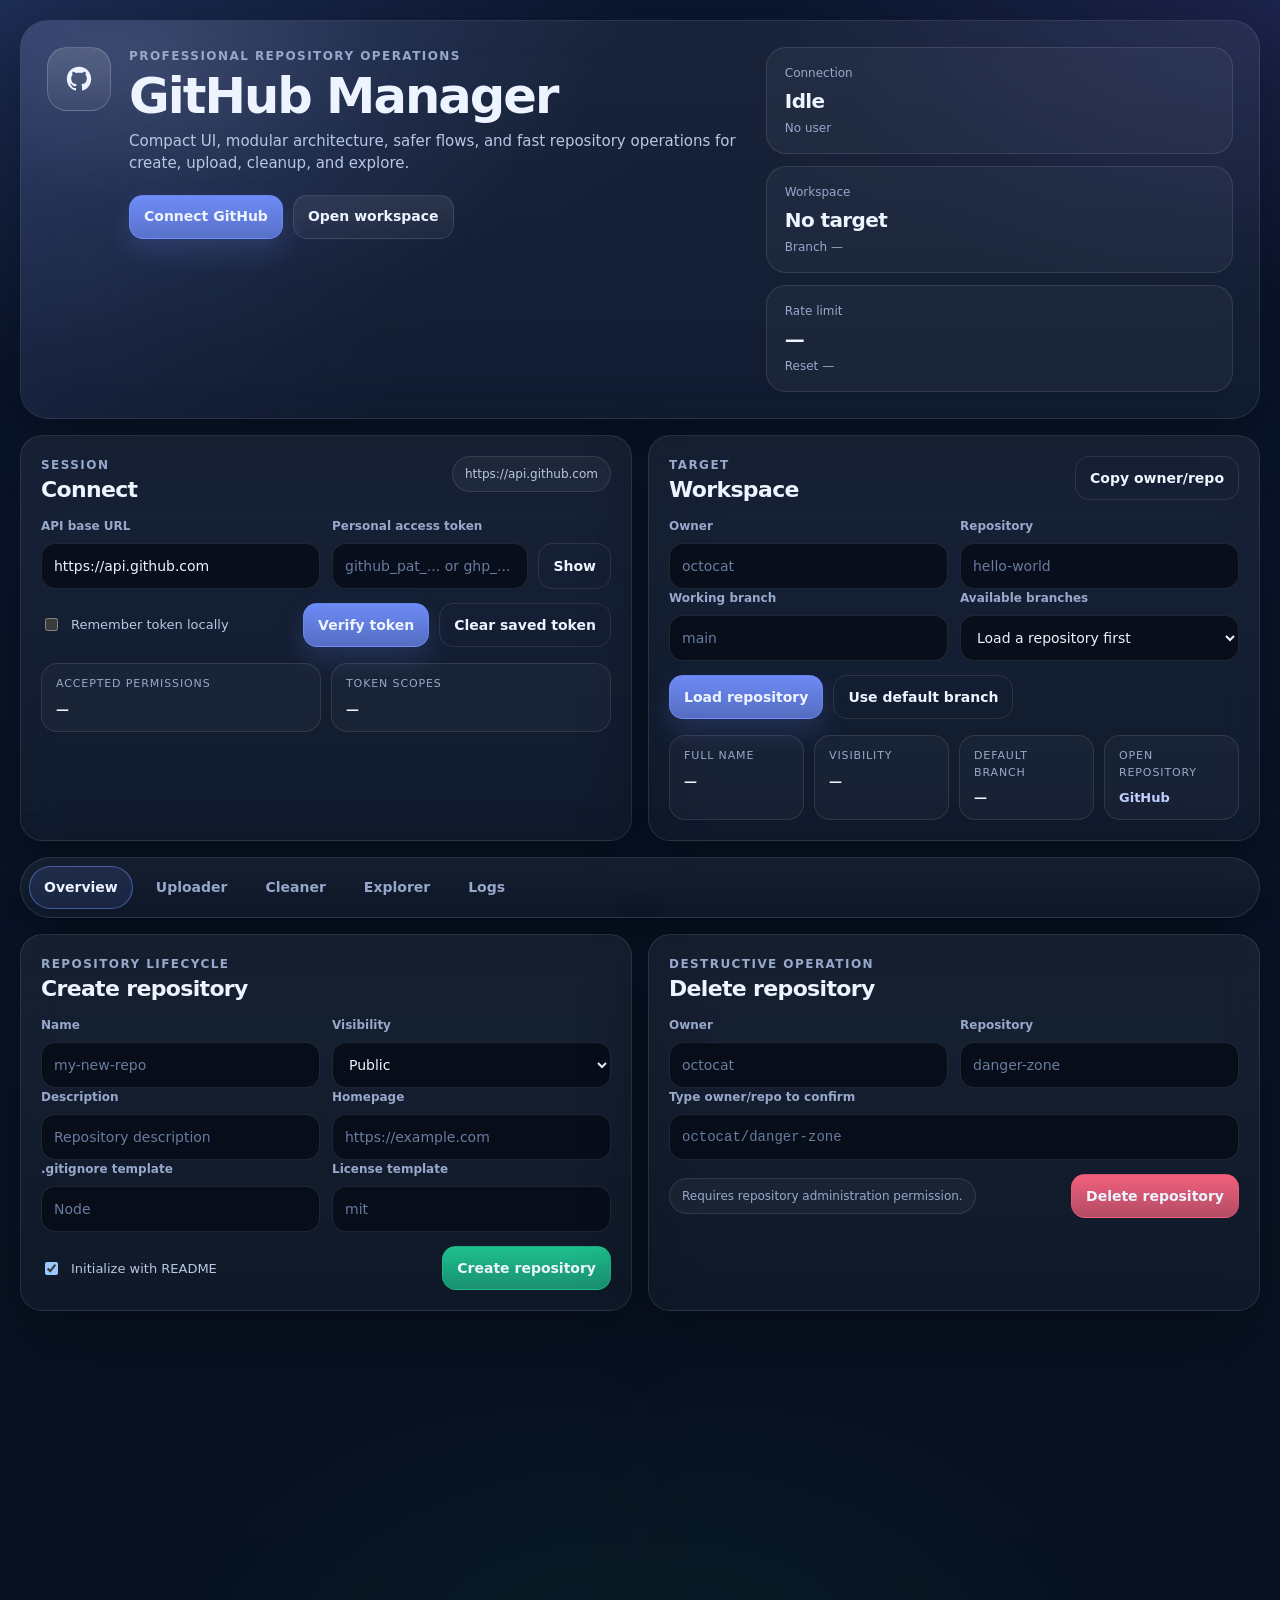
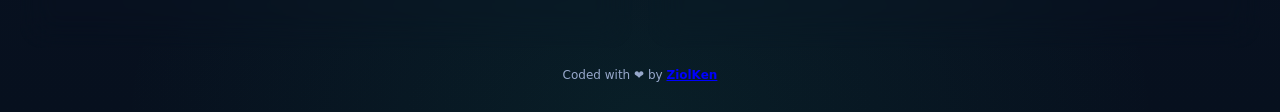
<file: index.html>
<!doctype html>
<html lang="en">
<head>
  <meta charset="utf-8" />
  <meta name="viewport" content="width=device-width,initial-scale=1" />
  <title>GitHub Manager</title>
  <meta name="description" content="A modern GitHub manager for repository creation, uploads, cleanup, and tree exploration." />
  <link rel="stylesheet" href="./assets/styles/main.css" />
</head>
<body>
  <div class="app-shell">
    <header class="hero surface">
      <div class="hero-copy">
        <div class="brand-mark" aria-hidden="true">
          <svg viewBox="0 0 24 24" fill="currentColor">
            <path d="M12 2.25c-5.385 0-9.75 4.365-9.75 9.75 0 4.31 2.794 7.968 6.67 9.258.488.09.668-.212.668-.472 0-.233-.009-.85-.013-1.668-2.713.589-3.285-1.309-3.285-1.309-.443-1.125-1.082-1.424-1.082-1.424-.884-.604.067-.592.067-.592.978.069 1.493 1.004 1.493 1.004.869 1.488 2.28 1.058 2.836.809.088-.63.34-1.058.618-1.301-2.166-.246-4.444-1.083-4.444-4.82 0-1.064.38-1.934 1.004-2.616-.101-.246-.435-1.238.096-2.58 0 0 .819-.262 2.685 1 .779-.217 1.616-.326 2.448-.33.832.004 1.67.113 2.45.33 1.865-1.262 2.683-1 2.683-1 .532 1.342.198 2.334.097 2.58.625.682 1.003 1.552 1.003 2.616 0 3.747-2.282 4.571-4.456 4.812.35.302.66.9.66 1.813 0 1.309-.012 2.365-.012 2.687 0 .262.176.566.674.47A9.753 9.753 0 0 0 21.75 12c0-5.385-4.365-9.75-9.75-9.75Z"/>
          </svg>
        </div>
        <div class="hero-text">
          <div class="eyebrow">Professional repository operations</div>
          <h1>GitHub Manager</h1>
          <p>Compact UI, modular architecture, safer flows, and fast repository operations for create, upload, cleanup, and explore.</p>
          <div class="hero-actions">
            <button class="button primary" type="button" data-action="focus-connect">Connect GitHub</button>
            <button class="button secondary" type="button" data-action="focus-workspace">Open workspace</button>
          </div>
        </div>
      </div>
      <div class="hero-stats">
        <article class="stat-card">
          <span class="stat-label">Connection</span>
          <strong class="stat-value" id="heroConnection">Idle</strong>
          <span class="stat-meta" id="heroUser">No user</span>
        </article>
        <article class="stat-card">
          <span class="stat-label">Workspace</span>
          <strong class="stat-value" id="heroWorkspace">No target</strong>
          <span class="stat-meta" id="heroBranch">Branch —</span>
        </article>
        <article class="stat-card">
          <span class="stat-label">Rate limit</span>
          <strong class="stat-value" id="heroRateRemaining">—</strong>
          <span class="stat-meta" id="heroRateReset">Reset —</span>
        </article>
      </div>
    </header>

    <section class="control-grid">
      <article class="surface card" id="connect-panel">
        <div class="card-head">
          <div>
            <div class="section-kicker">Session</div>
            <h2>Connect</h2>
          </div>
          <div class="inline-badge" id="apiBaseBadge">https://api.github.com</div>
        </div>
        <div class="form-grid two">
          <label class="field">
            <span>API base URL</span>
            <input id="apiBase" class="input" type="url" value="https://api.github.com" autocomplete="off" />
          </label>
          <label class="field">
            <span>Personal access token</span>
            <div class="input-group">
              <input id="token" class="input" type="password" placeholder="github_pat_... or ghp_..." autocomplete="off" />
              <button id="toggleToken" class="button tertiary" type="button">Show</button>
            </div>
          </label>
        </div>
        <div class="toolbar">
          <label class="toggle">
            <input id="rememberToken" type="checkbox" />
            <span>Remember token locally</span>
          </label>
          <div class="toolbar-actions">
            <button id="connectButton" class="button primary" type="button">Verify token</button>
            <button id="clearTokenButton" class="button tertiary" type="button">Clear saved token</button>
          </div>
        </div>
        <div class="info-stack">
          <div class="identity-card is-hidden" id="identityCard">
            <img id="identityAvatar" alt="" />
            <div>
              <strong id="identityLogin">—</strong>
              <div class="subtle" id="identityName">—</div>
              <a id="identityLink" class="text-link" href="#" target="_blank" rel="noreferrer">Open profile</a>
            </div>
          </div>
          <div class="meta-grid compact">
            <div class="meta-panel">
              <span>Accepted permissions</span>
              <strong id="acceptedPermissions">—</strong>
            </div>
            <div class="meta-panel">
              <span>Token scopes</span>
              <strong id="oauthScopes">—</strong>
            </div>
          </div>
        </div>
      </article>

      <article class="surface card" id="workspace-panel">
        <div class="card-head">
          <div>
            <div class="section-kicker">Target</div>
            <h2>Workspace</h2>
          </div>
          <button id="copyWorkspaceButton" class="button tertiary" type="button">Copy owner/repo</button>
        </div>
        <div class="form-grid two">
          <label class="field">
            <span>Owner</span>
            <input id="workspaceOwner" class="input" placeholder="octocat" autocomplete="off" />
          </label>
          <label class="field">
            <span>Repository</span>
            <input id="workspaceRepo" class="input" placeholder="hello-world" autocomplete="off" />
          </label>
        </div>
        <div class="form-grid two">
          <label class="field">
            <span>Working branch</span>
            <input id="workspaceBranch" class="input" placeholder="main" autocomplete="off" />
          </label>
          <label class="field">
            <span>Available branches</span>
            <select id="branchPicker" class="input">
              <option value="">Load a repository first</option>
            </select>
          </label>
        </div>
        <div class="toolbar">
          <div class="toolbar-actions">
            <button id="loadWorkspaceButton" class="button primary" type="button">Load repository</button>
            <button id="syncDefaultBranchButton" class="button tertiary" type="button">Use default branch</button>
          </div>
        </div>
        <div class="meta-grid" id="workspaceMeta">
          <div class="meta-panel">
            <span>Full name</span>
            <strong id="repoFullName">—</strong>
          </div>
          <div class="meta-panel">
            <span>Visibility</span>
            <strong id="repoVisibility">—</strong>
          </div>
          <div class="meta-panel">
            <span>Default branch</span>
            <strong id="repoDefaultBranch">—</strong>
          </div>
          <div class="meta-panel">
            <span>Open repository</span>
            <strong><a id="repoLink" class="text-link" href="#" target="_blank" rel="noreferrer">GitHub</a></strong>
          </div>
        </div>
      </article>
    </section>

    <nav class="workspace-tabs surface">
      <button class="tab is-active" type="button" data-tab="overview">Overview</button>
      <button class="tab" type="button" data-tab="uploader">Uploader</button>
      <button class="tab" type="button" data-tab="cleaner">Cleaner</button>
      <button class="tab" type="button" data-tab="explorer">Explorer</button>
      <button class="tab" type="button" data-tab="logs">Logs</button>
    </nav>

    <section class="tab-panel" data-panel="overview">
      <div class="content-grid two-equal">
        <article class="surface card">
          <div class="card-head">
            <div>
              <div class="section-kicker">Repository lifecycle</div>
              <h2>Create repository</h2>
            </div>
          </div>
          <div class="form-grid two">
            <label class="field">
              <span>Name</span>
              <input id="createRepoName" class="input" placeholder="my-new-repo" autocomplete="off" />
            </label>
            <label class="field">
              <span>Visibility</span>
              <select id="createRepoVisibility" class="input">
                <option value="public">Public</option>
                <option value="private">Private</option>
              </select>
            </label>
          </div>
          <div class="form-grid two">
            <label class="field">
              <span>Description</span>
              <input id="createRepoDescription" class="input" placeholder="Repository description" autocomplete="off" />
            </label>
            <label class="field">
              <span>Homepage</span>
              <input id="createRepoHomepage" class="input" type="url" placeholder="https://example.com" autocomplete="off" />
            </label>
          </div>
          <div class="form-grid two">
            <label class="field">
              <span>.gitignore template</span>
              <input id="createRepoGitignore" class="input" placeholder="Node" autocomplete="off" />
            </label>
            <label class="field">
              <span>License template</span>
              <input id="createRepoLicense" class="input" placeholder="mit" autocomplete="off" />
            </label>
          </div>
          <div class="toolbar">
            <label class="toggle">
              <input id="createRepoAutoInit" type="checkbox" checked />
              <span>Initialize with README</span>
            </label>
            <div class="toolbar-actions">
              <button id="createRepoButton" class="button success" type="button">Create repository</button>
            </div>
          </div>
          <div class="result-card is-hidden" id="createRepoResult"></div>
        </article>

        <article class="surface card">
          <div class="card-head">
            <div>
              <div class="section-kicker">Destructive operation</div>
              <h2>Delete repository</h2>
            </div>
          </div>
          <div class="form-grid two">
            <label class="field">
              <span>Owner</span>
              <input id="deleteRepoOwner" class="input" placeholder="octocat" autocomplete="off" />
            </label>
            <label class="field">
              <span>Repository</span>
              <input id="deleteRepoName" class="input" placeholder="danger-zone" autocomplete="off" />
            </label>
          </div>
          <label class="field">
            <span>Type owner/repo to confirm</span>
            <input id="deleteRepoConfirmation" class="input mono" placeholder="octocat/danger-zone" autocomplete="off" />
          </label>
          <div class="toolbar">
            <div class="meta-inline subtle">Requires repository administration permission.</div>
            <div class="toolbar-actions">
              <button id="deleteRepoButton" class="button danger" type="button">Delete repository</button>
            </div>
          </div>
          <div class="result-card is-hidden" id="deleteRepoResult"></div>
        </article>
      </div>

      <div class="content-grid two-equal">
        <article class="surface card">
          <div class="card-head">
            <div>
              <div class="section-kicker">Operational insight</div>
              <h2>Capability guide</h2>
            </div>
          </div>
          <div class="feature-list">
            <div class="feature-item">
              <strong>Read repository metadata</strong>
              <span>Metadata: read</span>
            </div>
            <div class="feature-item">
              <strong>Upload, update, and delete files</strong>
              <span>Contents: write</span>
            </div>
            <div class="feature-item">
              <strong>Create and delete repositories</strong>
              <span>Administration: write</span>
            </div>
            <div class="feature-item">
              <strong>Branch inspection</strong>
              <span>Contents: read</span>
            </div>
          </div>
        </article>

        <article class="surface card">
          <div class="card-head">
            <div>
              <div class="section-kicker">Current state</div>
              <h2>Session overview</h2>
            </div>
          </div>
          <div class="meta-grid">
            <div class="meta-panel">
              <span>Connected user</span>
              <strong id="overviewUser">—</strong>
            </div>
            <div class="meta-panel">
              <span>Repository</span>
              <strong id="overviewRepo">—</strong>
            </div>
            <div class="meta-panel">
              <span>Branch</span>
              <strong id="overviewBranch">—</strong>
            </div>
            <div class="meta-panel">
              <span>Upload queue</span>
              <strong id="overviewQueue">0 files</strong>
            </div>
          </div>
        </article>
      </div>
    </section>

    <section class="tab-panel is-hidden" data-panel="uploader">
      <div class="content-grid uploader-layout">
        <article class="surface card">
          <div class="card-head">
            <div>
              <div class="section-kicker">Commit content</div>
              <h2>Uploader</h2>
            </div>
            <div class="inline-badge"><span id="uploadCount">0</span> files · <span id="uploadBytes">0 B</span></div>
          </div>
          <div class="form-grid two">
            <label class="field">
              <span>Base path in repository</span>
              <input id="uploadBasePath" class="input mono" placeholder="releases/2026" autocomplete="off" />
            </label>
            <label class="field">
              <span>Commit message</span>
              <input id="uploadCommitMessage" class="input" value="Upload via GitHub Manager" autocomplete="off" />
            </label>
          </div>
          <div class="form-grid two">
            <label class="field">
              <span>Blob concurrency</span>
              <select id="uploadConcurrency" class="input">
                <option value="2">2 workers</option>
                <option value="3">3 workers</option>
                <option value="4" selected>4 workers</option>
                <option value="6">6 workers</option>
                <option value="8">8 workers</option>
              </select>
            </label>
            <div class="field">
              <span>Selection</span>
              <div class="toolbar-actions">
                <button id="pickFilesButton" class="button secondary" type="button">Choose files</button>
                <button id="pickFolderButton" class="button secondary" type="button">Choose folder</button>
                <button id="clearQueueButton" class="button tertiary" type="button">Clear queue</button>
              </div>
            </div>
          </div>
          <input id="filesInput" class="is-hidden" type="file" multiple />
          <input id="folderInput" class="is-hidden" type="file" multiple webkitdirectory directory />
          <label class="dropzone" id="dropzone" tabindex="0">
            <strong>Drop files here</strong>
            <span>Or click to choose files. Folder upload works in browsers that support directory selection.</span>
          </label>
          <div class="callout warning is-hidden" id="uploadWarnings"></div>
          <div class="toolbar">
            <div class="meta-inline subtle">The app automatically bootstraps empty repositories before using tree-based uploads.</div>
            <div class="toolbar-actions">
              <button id="uploadButton" class="button primary" type="button">Upload and commit</button>
            </div>
          </div>
          <div class="progress-card is-hidden" id="uploadProgress">
            <div class="progress-head">
              <strong id="uploadProgressLabel">Idle</strong>
              <span id="uploadProgressValue">0%</span>
            </div>
            <div class="progress-bar"><div id="uploadProgressBar"></div></div>
            <div class="subtle" id="uploadProgressMessage"></div>
          </div>
        </article>

        <article class="surface card">
          <div class="card-head">
            <div>
              <div class="section-kicker">Queued files</div>
              <h2>Selection</h2>
            </div>
          </div>
          <div class="list-shell" id="queueList"></div>
        </article>
      </div>
    </section>

    <section class="tab-panel is-hidden" data-panel="cleaner">
      <div class="content-grid two-equal">
        <article class="surface card">
          <div class="card-head">
            <div>
              <div class="section-kicker">Remove content</div>
              <h2>Cleaner</h2>
            </div>
          </div>
          <div class="form-grid two">
            <label class="field">
              <span>Mode</span>
              <select id="cleanerMode" class="input">
                <option value="file">Single file</option>
                <option value="folder-contents">Folder via Contents API</option>
                <option value="folder-tree">Folder via Trees API</option>
              </select>
            </label>
            <label class="field">
              <span>Commit message</span>
              <input id="cleanerCommitMessage" class="input" value="Delete via GitHub Manager" autocomplete="off" />
            </label>
          </div>
          <label class="field">
            <span>Path</span>
            <input id="cleanerPath" class="input mono" placeholder="dist/app.js or dist/" autocomplete="off" />
          </label>
          <div class="toolbar">
            <label class="toggle">
              <input id="cleanerSafety" type="checkbox" />
              <span>I understand this action is destructive</span>
            </label>
            <div class="toolbar-actions">
              <button id="cleanerDryRunButton" class="button warning" type="button">Dry run</button>
              <button id="cleanerExecuteButton" class="button danger" type="button">Delete path</button>
            </div>
          </div>
          <div class="result-card is-hidden" id="cleanerResult"></div>
        </article>

        <article class="surface card">
          <div class="card-head">
            <div>
              <div class="section-kicker">Preview</div>
              <h2>Dry-run result</h2>
            </div>
            <div class="inline-badge" id="cleanerPreviewCount">0 items</div>
          </div>
          <div class="list-shell" id="cleanerPreviewList"></div>
        </article>
      </div>
    </section>

    <section class="tab-panel is-hidden" data-panel="explorer">
      <article class="surface card">
        <div class="card-head">
          <div>
            <div class="section-kicker">Repository tree</div>
            <h2>Explorer</h2>
          </div>
          <div class="inline-badge"><span id="explorerCount">0</span> items</div>
        </div>
        <div class="form-grid three">
          <label class="field">
            <span>Prefix filter</span>
            <input id="explorerPrefix" class="input mono" placeholder="src/ or dist/" autocomplete="off" />
          </label>
          <label class="field">
            <span>Display limit</span>
            <select id="explorerLimit" class="input">
              <option value="50">50</option>
              <option value="100" selected>100</option>
              <option value="250">250</option>
              <option value="500">500</option>
            </select>
          </label>
          <div class="field">
            <span>Actions</span>
            <div class="toolbar-actions">
              <button id="loadExplorerButton" class="button primary" type="button">Load tree</button>
              <button id="usePrefixInCleanerButton" class="button tertiary" type="button">Use prefix in cleaner</button>
            </div>
          </div>
        </div>
        <div class="progress-card is-hidden" id="explorerStatus">
          <div class="progress-head">
            <strong id="explorerStatusLabel">Idle</strong>
            <span id="explorerStatusValue">0</span>
          </div>
          <div class="subtle" id="explorerStatusMessage"></div>
        </div>
        <div class="list-shell" id="explorerList"></div>
      </article>
    </section>

    <section class="tab-panel is-hidden" data-panel="logs">
      <article class="surface card">
        <div class="card-head">
          <div>
            <div class="section-kicker">Diagnostics</div>
            <h2>Logs</h2>
          </div>
          <button id="clearLogsButton" class="button tertiary" type="button">Clear logs</button>
        </div>
        <pre class="log-box" id="logOutput"></pre>
      </article>
    </section>

    <footer class="page-footer">
      <span>Coded with ❤️ by <a href="https://ziolken.pages.dev/" rel="noreferrer noopener" target="_blank" class="zkn">ZiolKen</a></span>
    </footer>
  </div>

  <script type="module" src="./assets/js/main.js"></script>
</body>
</html>
</file>
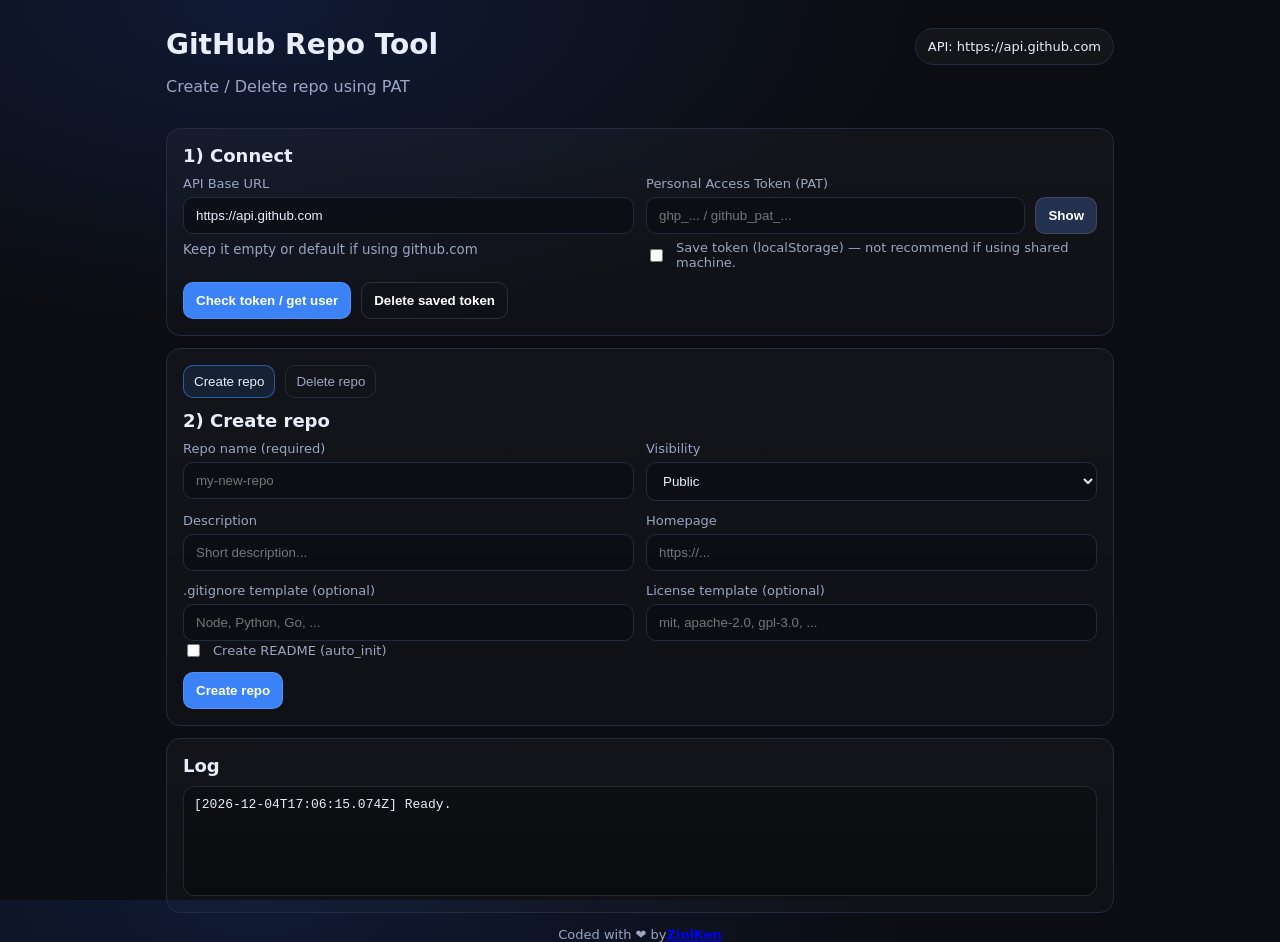
<file: repo.html>
<!doctype html>
<html lang="vi">
<head>
  <meta charset="utf-8" />
  <meta name="viewport" content="width=device-width, initial-scale=1" />
  <title>GitHub Repo Tool (Create / Delete)</title>
  <style>
:root{
  --bg:#0b0d12;
  --card:#121624;
  --text:#e9eefc;
  --muted:#9aa6c3;
  --line:#232b41;
  --btn:#3b82f6;
  --btn2:#23304e;
  --danger:#ef4444;
}

*{box-sizing:border-box}
html,body{height:100%}
body{
  margin:0;
  font-family: ui-sans-serif, system-ui, -apple-system, Segoe UI, Roboto, Arial, "Apple Color Emoji","Segoe UI Emoji";
  background: radial-gradient(1200px 600px at 20% 0%, #101a35 0%, var(--bg) 55%);
  color:var(--text);
}

.container{max-width:980px;margin:28px auto;padding:0 16px}
.header{display:flex;align-items:flex-start;justify-content:space-between;gap:16px;margin-bottom:16px}
h1{margin:0 0 6px 0;font-size:28px}
h2{margin:0 0 10px 0;font-size:18px}
.muted{color:var(--muted)}
.pill{
  border:1px solid var(--line);
  background: rgba(255,255,255,0.03);
  padding:10px 12px;border-radius:999px;
  font-size:13px;white-space:nowrap
}

.card{
  border:1px solid var(--line);
  background: linear-gradient(180deg, rgba(255,255,255,0.03), rgba(255,255,255,0.015));
  border-radius:14px;
  padding:16px;
  margin:12px 0;
}

.grid{display:grid;gap:12px}
.grid.two{grid-template-columns: 1fr 1fr}
@media (max-width: 760px){ .grid.two{grid-template-columns:1fr} }

.field{display:flex;flex-direction:column;gap:6px}
.field > span{font-size:13px;color:var(--muted)}
.field small{margin-top:2px}
input, select{
  width:100%;
  padding:10px 12px;
  border-radius:10px;
  border:1px solid var(--line);
  background: rgba(10,12,18,0.65);
  color: var(--text);
  outline:none;
}
input:focus, select:focus{border-color:#3b82f6}

.row{display:flex;gap:10px;align-items:center}
.actions{margin-top:12px}

.checkbox{display:flex;gap:10px;align-items:center;color:var(--muted);font-size:13px}
.checkbox input{width:auto}

.btn{
  border:1px solid rgba(255,255,255,0.12);
  background: var(--btn);
  color:white;
  padding:10px 12px;
  border-radius:10px;
  cursor:pointer;
  font-weight:600;
}
.btn.secondary{background: var(--btn2)}
.btn.danger{background: var(--danger)}
.btn.ghost{background: transparent}
.btn:disabled{opacity:.55;cursor:not-allowed}

.userbox{
  margin-top:12px;
  display:flex;gap:12px;align-items:center;
  border:1px dashed rgba(255,255,255,0.15);
  padding:10px;border-radius:12px;
}
.userbox img{width:42px;height:42px;border-radius:50%}
.userline{display:flex;gap:10px;align-items:baseline}

.tabs{display:flex;gap:10px;margin-bottom:12px}
.tab{
  background: transparent;
  border:1px solid var(--line);
  color:var(--muted);
  padding:8px 10px;
  border-radius:10px;
  cursor:pointer;
}
.tab.active{
  color:var(--text);
  border-color: rgba(59,130,246,.6);
  background: rgba(59,130,246,.12);
}

.result{
  margin-top:12px;
  border:1px solid rgba(255,255,255,0.12);
  background: rgba(0,0,0,0.25);
  border-radius:12px;
  padding:10px;
  white-space: pre-wrap;
}

.log{
  margin:0;
  min-height: 110px;
  max-height: 320px;
  overflow:auto;
  border-radius:12px;
  padding:10px;
  border:1px solid rgba(255,255,255,0.10);
  background: rgba(0,0,0,0.25);
}

.hidden{display:none}
.footer{margin:14px 0 26px 0;font-size:13px;display:flex;align-items:center;justify-content:center}
code{background: rgba(255,255,255,0.06); padding:2px 6px;border-radius:7px}
.zkn{font-weight:bold;color:blue}
  </style>
</head>
<body>
  <main class="container">
    <header class="header">
      <div>
        <h1>GitHub Repo Tool</h1>
        <p class="muted">Create / Delete repo using PAT</p>
      </div>
      <div class="pill">API: <span id="apiBaseLabel">https://api.github.com</span></div>
    </header>

    <section class="card">
      <h2>1) Connect</h2>

      <div class="grid two">
        <label class="field">
          <span>API Base URL</span>
          <input id="apiBase" type="url" value="https://api.github.com" spellcheck="false" />
          <small class="muted">Keep it empty or default if using github.com</small>
        </label>

        <label class="field">
          <span>Personal Access Token (PAT)</span>
          <div class="row">
            <input id="token" type="password" placeholder="ghp_... / github_pat_..." spellcheck="false" />
            <button id="toggleToken" class="btn secondary" type="button">Show</button>
          </div>
          <div class="row">
            <label class="checkbox">
              <input id="rememberToken" type="checkbox" />
              <span>Save token (localStorage) — not recommend if using shared machine.</span>
            </label>
          </div>
        </label>
      </div>

      <div class="row actions">
        <button id="btnConnect" class="btn" type="button">Check token / get user</button>
        <button id="btnClear" class="btn danger ghost" type="button">Delete saved token</button>
      </div>

      <div id="userBox" class="userbox hidden">
        <img id="avatar" alt="avatar" />
        <div>
          <div class="userline">
            <strong id="login">—</strong>
            <span class="muted" id="name">—</span>
          </div>
          <div class="muted" id="profileUrl">—</div>
        </div>
      </div>
    </section>

    <section class="card">
      <div class="tabs">
        <button class="tab active" data-tab="create">Create repo</button>
        <button class="tab" data-tab="delete">Delete repo</button>
      </div>

      <div id="tab-create" class="tabpane">
        <h2>2) Create repo</h2>

        <div class="grid two">
          <label class="field">
            <span>Repo name (required)</span>
            <input id="c_name" type="text" placeholder="my-new-repo" spellcheck="false" />
          </label>

          <label class="field">
            <span>Visibility</span>
            <select id="c_private">
              <option value="false">Public</option>
              <option value="true">Private</option>
            </select>
          </label>

          <label class="field">
            <span>Description</span>
            <input id="c_desc" type="text" placeholder="Short description..." />
          </label>

          <label class="field">
            <span>Homepage</span>
            <input id="c_homepage" type="url" placeholder="https://..." spellcheck="false" />
          </label>

          <label class="field">
            <span>.gitignore template (optional)</span>
            <input id="c_gitignore" type="text" placeholder="Node, Python, Go, ..." spellcheck="false" />
          </label>

          <label class="field">
            <span>License template (optional)</span>
            <input id="c_license" type="text" placeholder="mit, apache-2.0, gpl-3.0, ..." spellcheck="false" />
          </label>
        </div>

        <div class="row">
          <label class="checkbox">
            <input id="c_autoinit" type="checkbox" />
            <span>Create README (auto_init)</span>
          </label>
        </div>

        <div class="row actions">
          <button id="btnCreate" class="btn" type="button">Create repo</button>
        </div>

        <div id="createResult" class="result hidden"></div>
      </div>

      <div id="tab-delete" class="tabpane hidden">
        <h2>3) Delete repo</h2>
        <p class="muted">Warning: Delete repo action is cannot be undone. GitHub require admin perm to delete. :contentReference[oaicite:7]{index=7}</p>

        <div class="grid two">
          <label class="field">
            <span>Owner (username/org)</span>
            <input id="d_owner" type="text" placeholder="octocat" spellcheck="false" />
          </label>

          <label class="field">
            <span>Repo name</span>
            <input id="d_repo" type="text" placeholder="old-repo" spellcheck="false" />
          </label>
        </div>

        <label class="field">
          <span>Enter <code>owner/repo</code> to confirm</span>
          <input id="d_confirm" type="text" placeholder="vd: octocat/old-repo" spellcheck="false" />
        </label>

        <div class="row actions">
          <button id="btnDelete" class="btn danger" type="button">Delete repo</button>
        </div>

        <div id="deleteResult" class="result hidden"></div>
      </div>
    </section>

    <section class="card">
      <h2>Log</h2>
      <pre id="log" class="log"></pre>
    </section>

    <footer class="footer muted">
      Coded with ❤️ by <a href="https://ziolken.pages.dev" rel="noreferrer noopener" target="_blank" class="zkn"> ZiolKen</a>
    </footer>
  </main>

  <script>
const $ = (sel) => document.querySelector(sel);

const els = {
  apiBase: $("#apiBase"),
  apiBaseLabel: $("#apiBaseLabel"),
  token: $("#token"),
  rememberToken: $("#rememberToken"),
  toggleToken: $("#toggleToken"),
  btnConnect: $("#btnConnect"),
  btnClear: $("#btnClear"),
  userBox: $("#userBox"),
  avatar: $("#avatar"),
  login: $("#login"),
  name: $("#name"),
  profileUrl: $("#profileUrl"),

  // tabs
  tabs: document.querySelectorAll(".tab"),
  tabCreate: $("#tab-create"),
  tabDelete: $("#tab-delete"),

  // create
  c_name: $("#c_name"),
  c_desc: $("#c_desc"),
  c_homepage: $("#c_homepage"),
  c_private: $("#c_private"),
  c_autoinit: $("#c_autoinit"),
  c_gitignore: $("#c_gitignore"),
  c_license: $("#c_license"),
  btnCreate: $("#btnCreate"),
  createResult: $("#createResult"),

  // delete
  d_owner: $("#d_owner"),
  d_repo: $("#d_repo"),
  d_confirm: $("#d_confirm"),
  btnDelete: $("#btnDelete"),
  deleteResult: $("#deleteResult"),

  log: $("#log"),
};

const STORAGE_KEY = "gh_repo_tool_token_v1";

function logLine(...parts) {
  const ts = new Date().toISOString();
  els.log.textContent += `[${ts}] ${parts.join(" ")}\n`;
  els.log.scrollTop = els.log.scrollHeight;
}

function showResult(el, msg) {
  el.textContent = msg;
  el.classList.remove("hidden");
}

function hideResult(el) {
  el.textContent = "";
  el.classList.add("hidden");
}

function getApiBase() {
  const v = (els.apiBase.value || "https://api.github.com").trim().replace(/\/+$/, "");
  els.apiBaseLabel.textContent = v;
  return v;
}

function getToken() {
  return (els.token.value || "").trim();
}

function buildHeaders() {
  const token = getToken();
  const h = {
    "Accept": "application/vnd.github+json",
    "X-GitHub-Api-Version": "2022-11-28",
  };
  if (token) h["Authorization"] = `Bearer ${token}`;
  return h;
}

async function ghFetch(path, options = {}) {
  const base = getApiBase();
  const url = path.startsWith("http") ? path : `${base}${path}`;

  const res = await fetch(url, {
    method: options.method || "GET",
    headers: { ...buildHeaders(), ...(options.headers || {}) },
    body: options.body,
    cache: "no-store",
  });

  const contentType = res.headers.get("content-type") || "";
  let data = null;

  if (res.status !== 204) {
    if (contentType.includes("application/json")) {
      data = await res.json().catch(() => null);
    } else {
      data = await res.text().catch(() => null);
    }
  }

  if (!res.ok) {
    const msg = (data && data.message) ? data.message : (typeof data === "string" ? data : "Request failed");
    const err = new Error(`${res.status} ${res.statusText}: ${msg}`);
    err.status = res.status;
    err.data = data;
    throw err;
  }

  return { res, data };
}

function pickNonEmpty(obj) {
  const out = {};
  for (const [k, v] of Object.entries(obj)) {
    if (v === undefined || v === null) continue;
    if (typeof v === "string" && v.trim() === "") continue;
    out[k] = v;
  }
  return out;
}

async function connect() {
  hideResult(els.createResult);
  hideResult(els.deleteResult);

  const token = getToken();
  if (!token) {
    alert("Enter PAT first.");
    return;
  }

  logLine("Connecting… GET /user");
  // Get the authenticated user: GET /user :contentReference[oaicite:8]{index=8}
  const { data } = await ghFetch("/user");

  els.userBox.classList.remove("hidden");
  els.avatar.src = data.avatar_url || "";
  els.login.textContent = data.login || "unknown";
  els.name.textContent = data.name ? `(${data.name})` : "";
  els.profileUrl.textContent = data.html_url || "";

  els.d_owner.value = data.login || "";

  if (els.rememberToken.checked) {
    localStorage.setItem(STORAGE_KEY, token);
    logLine("Token saved to localStorage (remember checked).");
  } else {
    localStorage.removeItem(STORAGE_KEY);
    logLine("Token NOT saved (remember unchecked).");
  }

  logLine("Connected as:", data.login);
}

async function createRepo() {
  hideResult(els.createResult);

  const name = (els.c_name.value || "").trim();
  if (!name) {
    alert("Repo name is required.");
    return;
  }

  const payload = pickNonEmpty({
    name,
    description: els.c_desc.value,
    homepage: els.c_homepage.value,
    private: els.c_private.value === "true",
    auto_init: !!els.c_autoinit.checked,
    gitignore_template: els.c_gitignore.value,
    license_template: els.c_license.value,
  });

  logLine("Creating repo… POST /user/repos", JSON.stringify(payload));
  // Create repo for authenticated user: POST /user/repos :contentReference[oaicite:9]{index=9}
  const { data } = await ghFetch("/user/repos", {
    method: "POST",
    body: JSON.stringify(payload),
    headers: { "Content-Type": "application/json" },
  });

  const msg =
`✅ Created: ${data.full_name}
URL: ${data.html_url}
Clone (HTTPS): ${data.clone_url}
Clone (SSH):   ${data.ssh_url}
Visibility: ${data.private ? "private" : "public"}`;

  showResult(els.createResult, msg);
  logLine("Created repo:", data.full_name);
}

async function deleteRepo() {
  hideResult(els.deleteResult);

  const owner = (els.d_owner.value || "").trim();
  const repo = (els.d_repo.value || "").trim();
  if (!owner || !repo) {
    alert("Enter owner and repo.");
    return;
  }

  const expected = `${owner}/${repo}`;
  const confirmText = (els.d_confirm.value || "").trim();
  if (confirmText !== expected) {
    alert(`You need enter "${expected}" to confirm.`);
    return;
  }

  const ok = confirm(`Delete ${expected}? Action cannot be undone..`);
  if (!ok) return;

  logLine("Deleting repo… DELETE /repos/" + expected);
  // Delete a repository: DELETE /repos/{owner}/{repo} :contentReference[oaicite:10]{index=10}
  await ghFetch(`/repos/${encodeURIComponent(owner)}/${encodeURIComponent(repo)}`, {
    method: "DELETE",
  });

  showResult(els.deleteResult, `🗑️ Deleted: ${expected} (HTTP 204)`);
  logLine("Deleted repo:", expected);

  els.d_confirm.value = "";
}

function switchTab(tabName) {
  els.tabs.forEach(t => t.classList.toggle("active", t.dataset.tab === tabName));
  els.tabCreate.classList.toggle("hidden", tabName !== "create");
  els.tabDelete.classList.toggle("hidden", tabName !== "delete");
  hideResult(els.createResult);
  hideResult(els.deleteResult);
}

function loadSavedTokenIfAny() {
  const t = localStorage.getItem(STORAGE_KEY);
  if (t) {
    els.token.value = t;
    els.rememberToken.checked = true;
    logLine("Loaded token from localStorage.");
  }
}

function clearSavedToken() {
  localStorage.removeItem(STORAGE_KEY);
  els.token.value = "";
  els.rememberToken.checked = false;
  logLine("Cleared saved token.");
  alert("Deleted saved token.");
}

function toggleTokenVisibility() {
  if (els.token.type === "password") {
    els.token.type = "text";
    els.toggleToken.textContent = "Hidden";
  } else {
    els.token.type = "password";
    els.toggleToken.textContent = "Show";
  }
}

function wireUI() {
  els.apiBase.addEventListener("input", () => getApiBase());

  els.btnConnect.addEventListener("click", () =>
    connect().catch(err => {
      logLine("Connect error:", err.message);
      alert(err.message);
    })
  );

  els.btnCreate.addEventListener("click", () =>
    createRepo().catch(err => {
      logLine("Create error:", err.message);
      showResult(els.createResult, `❌ ${err.message}\n\n${JSON.stringify(err.data, null, 2)}`);
    })
  );

  els.btnDelete.addEventListener("click", () =>
    deleteRepo().catch(err => {
      logLine("Delete error:", err.message);
      showResult(els.deleteResult, `❌ ${err.message}\n\n${JSON.stringify(err.data, null, 2)}`);
    })
  );

  els.btnClear.addEventListener("click", clearSavedToken);
  els.toggleToken.addEventListener("click", toggleTokenVisibility);

  els.tabs.forEach(t => t.addEventListener("click", () => switchTab(t.dataset.tab)));
}

(function init() {
  getApiBase();
  loadSavedTokenIfAny();
  wireUI();
  logLine("Ready.");
})();
  </script>
</body>

</html>
</file>
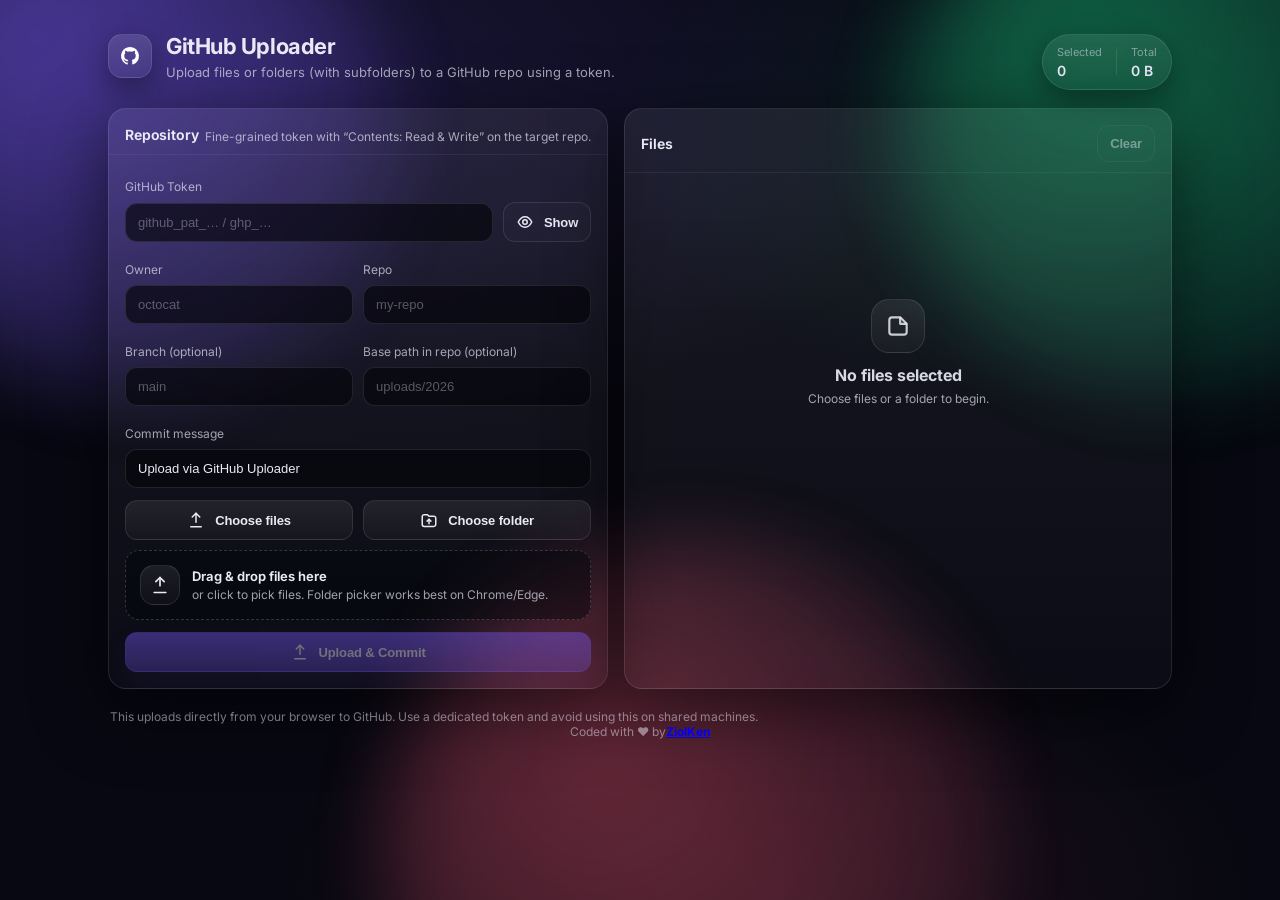
<file: uploader.html>
<!doctype html>
<html lang="en">
  <head>
    <meta charset="UTF-8" />
    <meta name="viewport" content="width=device-width,initial-scale=1" />
    <title>GitHub Uploader</title>
    <link rel="preconnect" href="https://fonts.googleapis.com" crossorigin />
    <link rel="preconnect" href="https://fonts.gstatic.com" crossorigin />
    <link href="https://fonts.googleapis.com/css2?family=Inter:wght@400;500;600;700&display=swap" rel="stylesheet" />
    <style>
:root{
  --bg:#070811;
  --card:rgba(16,18,32,.62);
  --card2:rgba(10,11,20,.56);
  --stroke:rgba(255,255,255,.10);
  --stroke2:rgba(255,255,255,.14);
  --text:#e9eaf6;
  --muted:rgba(233,234,246,.68);
  --muted2:rgba(233,234,246,.50);
  --good:#19c37d;
  --bad:#ff5c7a;
  --warn:#ffcc66;
  --primary:#7c5cff;
  --shadow:0 18px 70px rgba(0,0,0,.55);
  --shadow2:0 10px 30px rgba(0,0,0,.40);
  --radius:18px;
  --radius2:14px;
}

*{box-sizing:border-box}
html,body{height:100%}
body{
  margin:0;
  font-family:Inter,system-ui,-apple-system,Segoe UI,Roboto,Arial,sans-serif;
  color:var(--text);
  background:radial-gradient(1200px 600px at 20% 10%, rgba(124,92,255,.18), transparent 60%),
             radial-gradient(1000px 500px at 90% 15%, rgba(25,195,125,.12), transparent 55%),
             radial-gradient(900px 520px at 60% 100%, rgba(255,92,122,.10), transparent 55%),
             var(--bg);
  overflow-x:hidden;
}

.bg{position:fixed;inset:0;pointer-events:none;filter:blur(40px);opacity:.9}
.orb{position:absolute;border-radius:999px;mix-blend-mode:screen;opacity:.65}
.o1{width:520px;height:520px;left:-120px;top:-120px;background:radial-gradient(circle at 30% 30%, rgba(124,92,255,.85), rgba(124,92,255,0))}
.o2{width:540px;height:540px;right:-160px;top:-140px;background:radial-gradient(circle at 35% 35%, rgba(25,195,125,.75), rgba(25,195,125,0))}
.o3{width:620px;height:620px;left:30%;bottom:-260px;background:radial-gradient(circle at 35% 35%, rgba(255,92,122,.60), rgba(255,92,122,0))}

.wrap{max-width:1100px;margin:0 auto;padding:34px 18px 38px;position:relative}
.top{display:flex;gap:18px;align-items:flex-start;justify-content:space-between;margin-bottom:18px}
.brand{display:flex;gap:14px;align-items:flex-start;min-width:0}
.logo{
  width:44px;height:44px;border-radius:14px;
  background:linear-gradient(180deg, rgba(255,255,255,.12), rgba(255,255,255,.06));
  border:1px solid var(--stroke);
  box-shadow:var(--shadow2);
  display:flex;align-items:center;justify-content:center;color:#fff;
}
.logo svg{width:22px;height:22px}
.title{font-weight:700;letter-spacing:-.02em;font-size:22px;line-height:1.1}
.subtitle{margin-top:6px;color:var(--muted);font-size:13px;line-height:1.35;max-width:640px}

.pill{
  display:flex;align-items:center;gap:14px;
  border:1px solid var(--stroke);
  background:linear-gradient(180deg, rgba(255,255,255,.08), rgba(255,255,255,.03));
  border-radius:999px;
  padding:10px 14px;
  box-shadow:var(--shadow2);
}
.pillItem{display:flex;flex-direction:column;gap:3px}
.pillLabel{font-size:11px;color:var(--muted2)}
.pillValue{font-size:14px;font-weight:600}
.pillSep{width:1px;height:26px;background:var(--stroke)}

.grid{display:grid;grid-template-columns:1.05fr 1.15fr;gap:16px}
@media (max-width:980px){.grid{grid-template-columns:1fr}.pill{display:none}}

.card{
  border:1px solid var(--stroke);
  background:linear-gradient(180deg, rgba(255,255,255,.07), rgba(255,255,255,.02));
  border-radius:var(--radius);
  box-shadow:var(--shadow);
  overflow:hidden;
}
.cardHead{
  display:flex;align-items:center;justify-content:space-between;
  padding:16px 16px 10px;
  border-bottom:1px solid rgba(255,255,255,.06);
}
.cardTitle{font-weight:650;font-size:14px;letter-spacing:-.01em}
.cardHint{font-size:12px;color:var(--muted);margin-top:4px;max-width:560px}
.rightActions{display:flex;gap:8px;align-items:center}

.form{padding:14px 16px 16px}
.field{display:block;margin:10px 0}
.label{display:block;font-size:12px;color:var(--muted);margin-bottom:8px}
.row{display:flex;gap:10px;align-items:center}
.cols2{display:grid;grid-template-columns:1fr 1fr;gap:10px}
@media (max-width:640px){.cols2{grid-template-columns:1fr}}
.input{
  width:100%;
  border-radius:12px;
  border:1px solid var(--stroke);
  background:rgba(5,6,12,.65);
  color:var(--text);
  padding:11px 12px;
  outline:none;
  font-size:13px;
  transition:border-color .15s ease, transform .15s ease, background .15s ease;
}
.input:focus{border-color:rgba(124,92,255,.55);background:rgba(6,7,16,.75)}
.input::placeholder{color:rgba(233,234,246,.35)}

.actions{display:grid;grid-template-columns:1fr 1fr;gap:10px;margin:12px 0 10px}
@media (max-width:640px){.actions{grid-template-columns:1fr}}
.hidden{display:none}

.btn{
  border-radius:12px;
  border:1px solid var(--stroke);
  background:rgba(255,255,255,.06);
  color:var(--text);
  padding:10px 12px;
  font-size:13px;
  font-weight:600;
  letter-spacing:-.01em;
  display:inline-flex;
  align-items:center;
  justify-content:center;
  gap:10px;
  cursor:pointer;
  user-select:none;
  transition:transform .10s ease, border-color .15s ease, background .15s ease, opacity .15s ease;
}
.btn:active{transform:translateY(1px)}
.btn:disabled{opacity:.45;cursor:not-allowed}
.btnIcon{width:18px;height:18px;display:inline-flex;align-items:center;justify-content:center}
.btnIcon svg{width:18px;height:18px}

.btn.primary{
  background:linear-gradient(180deg, rgba(124,92,255,.92), rgba(124,92,255,.60));
  border-color:rgba(124,92,255,.55);
  box-shadow:0 14px 34px rgba(124,92,255,.18);
}
.btn.primary:hover{background:linear-gradient(180deg, rgba(124,92,255,.98), rgba(124,92,255,.62))}
.btn.primary.full{width:100%}
.btn.soft{
  background:linear-gradient(180deg, rgba(255,255,255,.08), rgba(255,255,255,.03));
}
.btn.soft:hover{border-color:rgba(255,255,255,.16)}
.btn.ghost{
  background:rgba(255,255,255,.02);
}
.btn.ghost:hover{border-color:rgba(255,255,255,.16);background:rgba(255,255,255,.04)}

.dropzone{
  margin:10px 0 12px;
  border:1px dashed rgba(255,255,255,.18);
  background:rgba(4,5,10,.45);
  border-radius:var(--radius2);
  padding:14px 14px;
  display:flex;gap:12px;align-items:center;
  cursor:pointer;
  transition:border-color .15s ease, background .15s ease, transform .10s ease;
  outline:none;
}
.dropzone:hover{border-color:rgba(124,92,255,.45);background:rgba(5,6,14,.55)}
.dropzone:active{transform:translateY(1px)}
.dropzone:focus{border-color:rgba(124,92,255,.55)}
.dropzone.drag{border-color:rgba(25,195,125,.55);background:rgba(6,18,12,.35)}
.dzIcon{
  width:40px;height:40px;border-radius:14px;
  border:1px solid var(--stroke);
  background:linear-gradient(180deg, rgba(255,255,255,.09), rgba(255,255,255,.03));
  display:flex;align-items:center;justify-content:center;
}
.dzIcon svg{width:20px;height:20px}
.dzTitle{font-weight:650;font-size:13px}
.dzSub{margin-top:3px;font-size:12px;color:var(--muted)}

.status{
  margin-top:12px;
  border-radius:14px;
  border:1px solid var(--stroke);
  background:rgba(5,6,12,.55);
  padding:12px 12px;
}
.statusTop{display:flex;align-items:center;justify-content:space-between;gap:10px}
.statusLabel{font-size:12px;color:var(--muted);min-width:0;white-space:nowrap;overflow:hidden;text-overflow:ellipsis}
.statusPct{font-size:12px;color:var(--muted)}
.bar{margin-top:10px;height:10px;border-radius:999px;background:rgba(255,255,255,.07);overflow:hidden}
.bar > div{height:100%;width:0%;background:linear-gradient(90deg, rgba(124,92,255,.95), rgba(25,195,125,.75));transition:width .2s ease}
.statusMsg{margin-top:10px;font-size:12px;color:var(--muted);line-height:1.35}
.statusOk{border-color:rgba(25,195,125,.35);background:rgba(10,40,26,.28)}
.statusBad{border-color:rgba(255,92,122,.35);background:rgba(60,10,18,.25)}
.link{
  display:inline-flex;align-items:center;gap:10px;
  margin-top:10px;
  padding:10px 12px;
  border-radius:12px;
  border:1px solid rgba(255,255,255,.12);
  background:rgba(255,255,255,.04);
  color:var(--text);
  text-decoration:none;
  font-size:13px;
  font-weight:650;
}
.link:hover{border-color:rgba(255,255,255,.18);background:rgba(255,255,255,.06)}

.warn{
  padding:12px 16px 0;
  color:rgba(255,204,102,.88);
  font-size:12px;
  line-height:1.35;
}
.warn strong{color:rgba(255,204,102,.98)}

.list{padding:14px 16px 16px;min-height:360px}
.list.empty{display:flex;align-items:center;justify-content:center}
.emptyState{text-align:center;color:var(--muted)}
.emptyIcon{
  width:54px;height:54px;margin:0 auto 12px;
  border-radius:18px;border:1px solid var(--stroke);
  background:linear-gradient(180deg, rgba(255,255,255,.08), rgba(255,255,255,.03));
  display:flex;align-items:center;justify-content:center;color:rgba(233,234,246,.85);
}
.emptyIcon svg{width:26px;height:26px}
.emptyTitle{font-weight:700;color:rgba(233,234,246,.92);margin-top:2px}
.emptySub{margin-top:6px;font-size:12px}

.item{
  border:1px solid rgba(255,255,255,.08);
  background:rgba(6,7,14,.45);
  border-radius:14px;
  padding:10px 10px;
  display:flex;align-items:center;gap:10px;
  margin-bottom:10px;
}
.itemMain{min-width:0;flex:1}
.itemPath{font-size:13px;white-space:nowrap;overflow:hidden;text-overflow:ellipsis}
.itemMeta{margin-top:4px;font-size:12px;color:var(--muted2)}
.xbtn{
  width:36px;height:36px;border-radius:12px;
  border:1px solid rgba(255,255,255,.10);
  background:rgba(255,255,255,.03);
  color:rgba(233,234,246,.80);
  display:inline-flex;align-items:center;justify-content:center;
  cursor:pointer;
  transition:border-color .15s ease, background .15s ease, transform .10s ease;
}
.xbtn:hover{border-color:rgba(255,255,255,.18);background:rgba(255,255,255,.05);color:#fff}
.xbtn:active{transform:translateY(1px)}
.xbtn svg{width:18px;height:18px}

.foot{margin-top:14px;padding:6px 2px}
.footText{font-size:12px;color:var(--muted2)}
.ct{display:flex;justify-content:center;align-items:center}
.zkn{font-weight:bold;color:blue}
    </style>
  </head>
  <body>
    <div class="bg">
      <div class="orb o1"></div>
      <div class="orb o2"></div>
      <div class="orb o3"></div>
    </div>

    <main class="wrap">
      <header class="top">
        <div class="brand">
          <div class="logo" aria-hidden="true">
            <svg viewBox="0 0 24 24" fill="none">
              <path d="M12 2.25c-5.385 0-9.75 4.365-9.75 9.75 0 4.31 2.794 7.968 6.67 9.258.488.09.668-.212.668-.472 0-.233-.009-.85-.013-1.668-2.713.589-3.285-1.309-3.285-1.309-.443-1.125-1.082-1.424-1.082-1.424-.884-.604.067-.592.067-.592  .978.069 1.493 1.004 1.493 1.004.869 1.488 2.28 1.058 2.836.809.088-.63.34-1.058.618-1.301-2.166-.246-4.444-1.083-4.444-4.82 0-1.064.38-1.934 1.004-2.616-.101-.246-.435-1.238.096-2.58 0 0 .819-.262 2.685 1.0.779-.217 1.616-.326 2.448-.33.832.004 1.67.113 2.45.33 1.865-1.262 2.683-1 2.683-1 .532 1.342.198 2.334.097 2.58.625.682 1.003 1.552 1.003 2.616 0 3.747-2.282 4.571-4.456 4.812.35.302.66.9.66 1.813 0 1.309-.012 2.365-.012 2.687 0 .262.176.566.674.47A9.753 9.753 0 0 0 21.75 12c0-5.385-4.365-9.75-9.75-9.75Z" fill="currentColor"/>
            </svg>
          </div>
          <div>
            <div class="title">GitHub Uploader</div>
            <div class="subtitle">Upload files or folders (with subfolders) to a GitHub repo using a token.</div>
          </div>
        </div>

        <div class="pill">
          <div class="pillItem">
            <span class="pillLabel">Selected</span>
            <span id="selectedCount" class="pillValue">0</span>
          </div>
          <div class="pillSep"></div>
          <div class="pillItem">
            <span class="pillLabel">Total</span>
            <span id="selectedBytes" class="pillValue">0 B</span>
          </div>
        </div>
      </header>

      <section class="grid">
        <div class="card">
          <div class="cardHead">
            <div class="cardTitle">Repository</div>
            <div class="cardHint">Fine-grained token with “Contents: Read & Write” on the target repo.</div>
          </div>

          <div class="form">
            <label class="field">
              <span class="label">GitHub Token</span>
              <div class="row">
                <input id="token" type="password" class="input" placeholder="github_pat_… / ghp_…" autocomplete="off" />
                <button id="toggleToken" class="btn ghost" type="button" aria-label="Toggle token visibility">
                  <span class="btnIcon" aria-hidden="true">
                    <svg viewBox="0 0 24 24" fill="none">
                      <path d="M3 12s3.5-7 9-7 9 7 9 7-3.5 7-9 7-9-7-9-7Z" stroke="currentColor" stroke-width="2" stroke-linecap="round" stroke-linejoin="round"/>
                      <path d="M12 15a3 3 0 1 0 0-6 3 3 0 0 0 0 6Z" stroke="currentColor" stroke-width="2" stroke-linecap="round" stroke-linejoin="round"/>
                    </svg>
                  </span>
                  Show
                </button>
              </div>
            </label>

            <div class="cols2">
              <label class="field">
                <span class="label">Owner</span>
                <input id="owner" class="input" placeholder="octocat" />
              </label>
              <label class="field">
                <span class="label">Repo</span>
                <input id="repo" class="input" placeholder="my-repo" />
              </label>
            </div>

            <div class="cols2">
              <label class="field">
                <span class="label">Branch (optional)</span>
                <input id="branch" class="input" placeholder="main" />
              </label>
              <label class="field">
                <span class="label">Base path in repo (optional)</span>
                <input id="basePath" class="input" placeholder="uploads/2026" />
              </label>
            </div>

            <label class="field">
              <span class="label">Commit message</span>
              <input id="message" class="input" value="Upload via GitHub Uploader" />
            </label>

            <div class="actions">
              <button id="pickFiles" class="btn soft" type="button">
                <span class="btnIcon" aria-hidden="true">
                  <svg viewBox="0 0 24 24" fill="none">
                    <path d="M12 3v12" stroke="currentColor" stroke-width="2" stroke-linecap="round"/>
                    <path d="M7 8l5-5 5 5" stroke="currentColor" stroke-width="2" stroke-linecap="round" stroke-linejoin="round"/>
                    <path d="M5 21h14" stroke="currentColor" stroke-width="2" stroke-linecap="round"/>
                  </svg>
                </span>
                Choose files
              </button>

              <button id="pickFolder" class="btn soft" type="button">
                <span class="btnIcon" aria-hidden="true">
                  <svg viewBox="0 0 24 24" fill="none">
                    <path d="M3 7.5A2.5 2.5 0 0 1 5.5 5H10l2 2h6.5A2.5 2.5 0 0 1 21 9.5V18a2.5 2.5 0 0 1-2.5 2.5h-13A2.5 2.5 0 0 1 3 18V7.5Z" stroke="currentColor" stroke-width="2" stroke-linejoin="round"/>
                    <path d="M12 11v6" stroke="currentColor" stroke-width="2" stroke-linecap="round"/>
                    <path d="M9.5 13.5 12 11l2.5 2.5" stroke="currentColor" stroke-width="2" stroke-linecap="round" stroke-linejoin="round"/>
                  </svg>
                </span>
                Choose folder
              </button>

              <input id="filesInput" type="file" multiple class="hidden" />
              <input id="folderInput" type="file" multiple class="hidden" />
            </div>

            <div id="dropzone" class="dropzone" tabindex="0" role="button" aria-label="Drop files here or click to choose files">
              <div class="dzIcon" aria-hidden="true">
                <svg viewBox="0 0 24 24" fill="none">
                  <path d="M12 3v10" stroke="currentColor" stroke-width="2" stroke-linecap="round"/>
                  <path d="M7 8l5-5 5 5" stroke="currentColor" stroke-width="2" stroke-linecap="round" stroke-linejoin="round"/>
                  <path d="M5 21h14" stroke="currentColor" stroke-width="2" stroke-linecap="round"/>
                </svg>
              </div>
              <div class="dzText">
                <div class="dzTitle">Drag & drop files here</div>
                <div class="dzSub">or click to pick files. Folder picker works best on Chrome/Edge.</div>
              </div>
            </div>

            <button id="uploadBtn" class="btn primary full" type="button" disabled>
              <span class="btnIcon" aria-hidden="true">
                <svg viewBox="0 0 24 24" fill="none">
                  <path d="M12 3v12" stroke="currentColor" stroke-width="2" stroke-linecap="round"/>
                  <path d="M7 8l5-5 5 5" stroke="currentColor" stroke-width="2" stroke-linecap="round" stroke-linejoin="round"/>
                  <path d="M5 21h14" stroke="currentColor" stroke-width="2" stroke-linecap="round"/>
                </svg>
              </span>
              Upload & Commit
            </button>

            <div id="status" class="status hidden"></div>
          </div>
        </div>

        <div class="card">
          <div class="cardHead">
            <div class="cardTitle">Files</div>
            <div class="rightActions">
              <button id="clearBtn" class="btn ghost" type="button" disabled>Clear</button>
            </div>
          </div>

          <div id="warnings" class="warn hidden"></div>

          <div id="fileList" class="list empty">
            <div class="emptyState">
              <div class="emptyIcon" aria-hidden="true">
                <svg viewBox="0 0 24 24" fill="none">
                  <path d="M4 17.5V6.5A2.5 2.5 0 0 1 6.5 4H14l6 6v7.5A2.5 2.5 0 0 1 17.5 20h-11A2.5 2.5 0 0 1 4 17.5Z" stroke="currentColor" stroke-width="2" stroke-linejoin="round"/>
                  <path d="M14 4v6h6" stroke="currentColor" stroke-width="2" stroke-linejoin="round"/>
                </svg>
              </div>
              <div class="emptyTitle">No files selected</div>
              <div class="emptySub">Choose files or a folder to begin.</div>
            </div>
          </div>
        </div>
      </section>

      <footer class="foot">
        <div class="footText">
          This uploads directly from your browser to GitHub. Use a dedicated token and avoid using this on shared machines.
        </div>
        <div class="footText ct">
          Coded with ❤️ by <a href="https://ziolken.pages.dev" rel="noreferrer noopener" target="_blank" class="zkn"> ZiolKen</a>
        </div>
      </footer>
    </main>
    <script>
const el = (id) => document.getElementById(id)

const ui = {
  token: el("token"),
  toggleToken: el("toggleToken"),
  owner: el("owner"),
  repo: el("repo"),
  branch: el("branch"),
  basePath: el("basePath"),
  message: el("message"),
  pickFiles: el("pickFiles"),
  pickFolder: el("pickFolder"),
  filesInput: el("filesInput"),
  folderInput: el("folderInput"),
  uploadBtn: el("uploadBtn"),
  clearBtn: el("clearBtn"),
  dropzone: el("dropzone"),
  fileList: el("fileList"),
  warnings: el("warnings"),
  status: el("status"),
  selectedCount: el("selectedCount"),
  selectedBytes: el("selectedBytes")
}

ui.filesInput.accept = "*/*"
ui.folderInput.accept = "*/*"
ui.folderInput.setAttribute("webkitdirectory", "")
ui.folderInput.setAttribute("directory", "")

let tokenVisible = false
let busy = false
let selected = new Map()

function normalizeRepoPath(input) {
  const raw = String(input || "").replace(/\\/g, "/").trim()
  const parts = raw.split("/").filter(Boolean)
  const safe = []
  for (const p of parts) {
    if (p === "." || p === "..") continue
    safe.push(p.replace(/\u0000/g, ""))
  }
  return safe.join("/")
}

function joinRepoPath(a, b) {
  const left = normalizeRepoPath(a)
  const right = normalizeRepoPath(b)
  if (!left) return right
  if (!right) return left
  return left + "/" + right
}

function formatBytes(bytes) {
  const units = ["B", "KB", "MB", "GB"]
  let v = bytes
  let i = 0
  while (v >= 1024 && i < units.length - 1) {
    v /= 1024
    i++
  }
  return `${v.toFixed(i === 0 ? 0 : 2)} ${units[i]}`
}

function fileRelPath(file) {
  const rel = file.webkitRelativePath ? String(file.webkitRelativePath) : ""
  return normalizeRepoPath(rel || file.name)
}

function addFiles(fileList) {
  const arr = Array.from(fileList || [])
  for (const f of arr) {
    const path = fileRelPath(f)
    if (!path) continue
    selected.set(path, f)
  }
  render()
}

function clearFiles() {
  selected = new Map()
  render()
}

function removeFile(path) {
  selected.delete(path)
  render()
}

function computeTotals() {
  let bytes = 0
  for (const f of selected.values()) bytes += f.size || 0
  return { count: selected.size, bytes }
}

function setWarnings() {
  const items = Array.from(selected.entries());
  const tooBig = items.filter(([, f]) => (f.size || 0) > 100 * 1024 * 1024);
  const big = items.filter(([, f]) => (f.size || 0) > 25 * 1024 * 1024 && (f.size || 0) <= 100 * 1024 * 1024);
  const many = items.length >= 200;

  ui.warnings.replaceChildren();

  const warnings = [];
  if (tooBig.length) warnings.push({ n: tooBig.length, tail: ' file(s) exceed 100 MB and will likely fail on GitHub API uploads.' });
  if (big.length) warnings.push({ n: big.length, tail: ' file(s) are above 25 MB. Uploading may be slow or fail depending on GitHub constraints.' });
  if (many) warnings.push({ n: items.length, tail: ' files selected. This will send many API requests and may hit rate limits.' });

  if (!warnings.length) {
    ui.warnings.classList.add("hidden");
    return;
  }

  for (const w of warnings) {
    const div = document.createElement("div");
    const strong = document.createElement("strong");
    strong.textContent = String(w.n);
    div.append(strong, document.createTextNode(w.tail));
    ui.warnings.appendChild(div);
  }

  ui.warnings.classList.remove("hidden");
}

function updateButtons() {
  const hasRepo = ui.owner.value.trim() && ui.repo.value.trim()
  const can = !busy && ui.token.value.trim() && hasRepo && selected.size > 0
  ui.uploadBtn.disabled = !can
  ui.clearBtn.disabled = busy || selected.size === 0
  ui.pickFiles.disabled = busy
  ui.pickFolder.disabled = busy
  ui.toggleToken.disabled = busy
}

function renderList() {
  const items = Array.from(selected.entries()).sort((a, b) => a[0].localeCompare(b[0]));

  if (!items.length) {
    ui.fileList.className = "list empty";
    ui.fileList.innerHTML = `
      <div class="emptyState">
        <div class="emptyIcon" aria-hidden="true">
          <svg viewBox="0 0 24 24" fill="none">
            <path d="M4 17.5V6.5A2.5 2.5 0 0 1 6.5 4H14l6 6v7.5A2.5 2.5 0 0 1 17.5 20h-11A2.5 2.5 0 0 1 4 17.5Z" stroke="currentColor" stroke-width="2" stroke-linejoin="round"/>
            <path d="M14 4v6h6" stroke="currentColor" stroke-width="2" stroke-linejoin="round"/>
          </svg>
        </div>
        <div class="emptyTitle">No files selected</div>
        <div class="emptySub">Choose files or a folder to begin.</div>
      </div>
    `;
    return;
  }

  ui.fileList.className = "list";
  ui.fileList.replaceChildren();

  const base = normalizeRepoPath(ui.basePath.value);
  const frag = document.createDocumentFragment();

  for (const [path, f] of items) {
    const finalPath = joinRepoPath(base, path);

    const row = document.createElement("div");
    row.className = "item";

    const main = document.createElement("div");
    main.className = "itemMain";

    const pathEl = document.createElement("div");
    pathEl.className = "itemPath";
    pathEl.title = finalPath;
    pathEl.textContent = finalPath;

    const meta = document.createElement("div");
    meta.className = "itemMeta";
    meta.textContent = formatBytes(f.size || 0);

    main.append(pathEl, meta);

    const btn = document.createElement("button");
    btn.className = "xbtn";
    btn.type = "button";
    btn.setAttribute("aria-label", "Remove");
    btn.innerHTML = `
      <svg viewBox="0 0 24 24" fill="none">
        <path d="M6 6l12 12" stroke="currentColor" stroke-width="2" stroke-linecap="round"/>
        <path d="M18 6 6 18" stroke="currentColor" stroke-width="2" stroke-linecap="round"/>
      </svg>
    `;
    btn.addEventListener("click", () => removeFile(path));

    row.append(main, btn);
    frag.appendChild(row);
  }

  ui.fileList.appendChild(frag);
}

function renderTop() {
  const { count, bytes } = computeTotals()
  ui.selectedCount.textContent = String(count)
  ui.selectedBytes.textContent = formatBytes(bytes)
}

function render() {
  setWarnings()
  renderTop()
  renderList()
  updateButtons()
}

function escapeHtml(s) {
  return String(s)
    .replaceAll("&", "&amp;")
    .replaceAll("<", "&lt;")
    .replaceAll(">", "&gt;")
    .replaceAll('"', "&quot;")
    .replaceAll("'", "&#039;")
}

function setStatus({ variant, label, pct, message, link }) {
  ui.status.className = "status";
  ui.status.replaceChildren();

  const top = document.createElement("div");
  top.className = "statusTop";

  const lab = document.createElement("div");
  lab.className = "statusLabel";
  lab.title = String(label || "");
  lab.textContent = String(label || "");

  const pctEl = document.createElement("div");
  pctEl.className = "statusPct";
  pctEl.textContent = `${String(pct ?? 0)}%`;

  top.append(lab, pctEl);

  const bar = document.createElement("div");
  bar.className = "bar";
  const inner = document.createElement("div");
  inner.style.width = `${Math.max(0, Math.min(100, Number(pct) || 0))}%`;
  bar.appendChild(inner);

  ui.status.append(top, bar);

  if (message) {
    const msg = document.createElement("div");
    msg.className = "statusMsg";
    msg.textContent = String(message);
    ui.status.appendChild(msg);
  }

  if (link) {
    const a = document.createElement("a");
    a.className = "link";
    a.target = "_blank";
    a.rel = "noreferrer";

    const href = String(link);
    a.href = href.startsWith("https://") ? href : "#";
    a.textContent = "Open commit on GitHub";

    ui.status.appendChild(a);
  }

  if (variant === "ok") ui.status.classList.add("statusOk");
  if (variant === "bad") ui.status.classList.add("statusBad");
  ui.status.classList.remove("hidden");
}

function hideStatus() {
  ui.status.classList.add("hidden");
  ui.status.replaceChildren();
}

async function fileToBase64(file) {
  const dataUrl = await new Promise((resolve, reject) => {
    const r = new FileReader()
    r.onerror = () => reject(new Error("Failed to read file"))
    r.onload = () => resolve(String(r.result || ""))
    r.readAsDataURL(file)
  })
  const idx = dataUrl.indexOf(",")
  if (idx < 0) throw new Error("Invalid file encoding")
  return dataUrl.slice(idx + 1)
}

async function request(token, path, init) {
  const res = await fetch("https://api.github.com" + path, {
    ...init,
    headers: {
      Accept: "application/vnd.github+json",
      "X-GitHub-Api-Version": "2022-11-28",
      Authorization: `Bearer ${token}`,
      ...(init && init.headers ? init.headers : {})
    },
    cache: "no-store"
  })
  if (res.ok) return await res.json()
  let msg = `GitHub API error (${res.status})`
  try {
    const j = await res.json()
    if (j && j.message) msg = j.message
  } catch {}
  throw new Error(msg)
}

async function getDefaultBranch(token, owner, repo) {
  const info = await request(token, `/repos/${encodeURIComponent(owner)}/${encodeURIComponent(repo)}`)
  return info.default_branch
}

async function tryGetHeadSha(token, owner, repo, branch) {
  try {
    const ref = await request(
      token,
      `/repos/${encodeURIComponent(owner)}/${encodeURIComponent(repo)}/git/ref/heads/${encodeURIComponent(branch)}`
    )
    return ref.object.sha
  } catch (e) {
    const m = String(e && e.message ? e.message : "")
    if (m.toLowerCase().includes("not found")) return null
    throw e
  }
}

async function getCommit(token, owner, repo, sha) {
  return await request(
    token,
    `/repos/${encodeURIComponent(owner)}/${encodeURIComponent(repo)}/git/commits/${encodeURIComponent(sha)}`
  )
}

async function createBlob(token, owner, repo, base64) {
  return await request(token, `/repos/${encodeURIComponent(owner)}/${encodeURIComponent(repo)}/git/blobs`, {
    method: "POST",
    body: JSON.stringify({ content: base64, encoding: "base64" })
  })
}

async function createTree(token, owner, repo, baseTreeSha, items) {
  const tree = items.map((i) => ({ path: i.path, mode: "100644", type: "blob", sha: i.sha }))
  const body = baseTreeSha ? { base_tree: baseTreeSha, tree } : { tree }
  return await request(token, `/repos/${encodeURIComponent(owner)}/${encodeURIComponent(repo)}/git/trees`, {
    method: "POST",
    body: JSON.stringify(body)
  })
}

async function createCommit(token, owner, repo, message, treeSha, parentSha) {
  const body = parentSha ? { message, tree: treeSha, parents: [parentSha] } : { message, tree: treeSha, parents: [] }
  return await request(token, `/repos/${encodeURIComponent(owner)}/${encodeURIComponent(repo)}/git/commits`, {
    method: "POST",
    body: JSON.stringify(body)
  })
}

async function updateRef(token, owner, repo, branch, sha) {
  return await request(
    token,
    `/repos/${encodeURIComponent(owner)}/${encodeURIComponent(repo)}/git/refs/heads/${encodeURIComponent(branch)}`,
    { method: "PATCH", body: JSON.stringify({ sha, force: false }) }
  )
}

async function createRef(token, owner, repo, branch, sha) {
  return await request(token, `/repos/${encodeURIComponent(owner)}/${encodeURIComponent(repo)}/git/refs`, {
    method: "POST",
    body: JSON.stringify({ ref: `refs/heads/${branch}`, sha })
  })
}

async function asyncPool(limit, array, iterator) {
  const ret = []
  const executing = []
  for (const item of array) {
    const p = Promise.resolve().then(() => iterator(item))
    ret.push(p)
    if (limit <= array.length) {
      const e = p.then(() => executing.splice(executing.indexOf(e), 1))
      executing.push(e)
      if (executing.length >= limit) await Promise.race(executing)
    }
  }
  return Promise.all(ret)
}

async function upload() {
  const token = ui.token.value.trim()
  const owner = ui.owner.value.trim()
  const repo = ui.repo.value.trim()
  const msg = ui.message.value.trim() || "Upload via GitHub Uploader"
  let branch = ui.branch.value.trim()
  const base = normalizeRepoPath(ui.basePath.value)

  if (!token || !owner || !repo || selected.size === 0) return

  busy = true
  render()
  hideStatus()

  const files = Array.from(selected.entries())
    .map(([path, file]) => ({ path: joinRepoPath(base, path), file }))
    .sort((a, b) => a.path.localeCompare(b.path))

  try {
    if (!branch) branch = await getDefaultBranch(token, owner, repo)

    setStatus({ variant: "info", label: `Preparing (${files.length} files)`, pct: 5, message: "" })

    const headSha = await tryGetHeadSha(token, owner, repo, branch)
    let baseTreeSha = null
    if (headSha) {
      const headCommit = await getCommit(token, owner, repo, headSha)
      baseTreeSha = headCommit.tree.sha
    }

    const maxPct = 80
    let done = 0

    const makeBlob = async ({ path, file }) => {
      const b64 = await fileToBase64(file)
      const blob = await createBlob(token, owner, repo, b64)
      done += 1
      const pct = 10 + Math.round((done / files.length) * maxPct)
      setStatus({
        variant: "info",
        label: `Uploading (${done}/${files.length}) ${path}`,
        pct,
        message: ""
      })
      return { path, sha: blob.sha }
    }

    const blobItems = await asyncPool(3, files, makeBlob)

    setStatus({ variant: "info", label: "Building tree", pct: 92, message: "" })
    const tree = await createTree(token, owner, repo, baseTreeSha, blobItems)

    setStatus({ variant: "info", label: "Creating commit", pct: 96, message: "" })
    const commit = await createCommit(token, owner, repo, msg, tree.sha, headSha)

    setStatus({ variant: "info", label: "Updating branch", pct: 98, message: "" })
    if (headSha) await updateRef(token, owner, repo, branch, commit.sha)
    else await createRef(token, owner, repo, branch, commit.sha)

    const link = `https://github.com/${owner}/${repo}/commit/${commit.sha}`
    setStatus({
      variant: "ok",
      label: "Done",
      pct: 100,
      message: `Commit SHA: <span style="font-family:ui-monospace,SFMono-Regular,Menlo,Monaco,Consolas,monospace">${escapeHtml(commit.sha)}</span>`,
      link
    })
  } catch (e) {
    setStatus({
      variant: "bad",
      label: "Upload failed",
      pct: 100,
      message: escapeHtml(String(e && e.message ? e.message : "Unknown error"))
    })
  } finally {
    busy = false
    render()
  }
}

ui.toggleToken.addEventListener("click", () => {
  tokenVisible = !tokenVisible
  ui.token.type = tokenVisible ? "text" : "password"
  ui.toggleToken.lastChild.textContent = tokenVisible ? "Hide" : "Show"
})

ui.pickFiles.addEventListener("click", () => ui.filesInput.click())
ui.pickFolder.addEventListener("click", () => ui.folderInput.click())
ui.filesInput.addEventListener("change", (e) => e.target.files && addFiles(e.target.files))
ui.folderInput.addEventListener("change", (e) => e.target.files && addFiles(e.target.files))

ui.clearBtn.addEventListener("click", clearFiles)
ui.uploadBtn.addEventListener("click", upload)

for (const input of [ui.token, ui.owner, ui.repo, ui.branch, ui.basePath, ui.message]) {
  input.addEventListener("input", () => render())
}

ui.dropzone.addEventListener("click", () => ui.filesInput.click())
ui.dropzone.addEventListener("keydown", (e) => {
  if (e.key === "Enter" || e.key === " ") ui.filesInput.click()
})

ui.dropzone.addEventListener("dragenter", (e) => {
  e.preventDefault()
  ui.dropzone.classList.add("drag")
})
ui.dropzone.addEventListener("dragover", (e) => {
  e.preventDefault()
  ui.dropzone.classList.add("drag")
})
ui.dropzone.addEventListener("dragleave", () => ui.dropzone.classList.remove("drag"))
ui.dropzone.addEventListener("drop", (e) => {
  e.preventDefault()
  ui.dropzone.classList.remove("drag")
  const dt = e.dataTransfer
  if (dt && dt.files && dt.files.length) addFiles(dt.files)
})

render()
    </script>
  </body>
</html>
</file>
<file: assets/styles/main.css>
:root{
  color-scheme:dark;
  --bg:#07101e;
  --bg-accent:#0b1730;
  --surface:rgba(12,20,36,.72);
  --surface-strong:rgba(12,20,36,.88);
  --surface-soft:rgba(255,255,255,.04);
  --surface-soft-hover:rgba(255,255,255,.07);
  --line:rgba(255,255,255,.1);
  --line-strong:rgba(255,255,255,.18);
  --text:#eef4ff;
  --muted:#97a8cb;
  --muted-strong:#b9c7e4;
  --primary:#7290ff;
  --primary-strong:#8a73ff;
  --success:#1fc993;
  --warning:#ffca57;
  --danger:#ff6481;
  --shadow:0 20px 64px rgba(0,0,0,.34);
  --radius-xl:28px;
  --radius-lg:22px;
  --radius-md:16px;
  --radius-sm:12px;
  --mono:ui-monospace,SFMono-Regular,Menlo,Monaco,Consolas,monospace;
}

*{box-sizing:border-box}
html,body{min-height:100%}
body{
  margin:0;
  font:14px/1.5 Inter,ui-sans-serif,system-ui,-apple-system,BlinkMacSystemFont,"Segoe UI",sans-serif;
  color:var(--text);
  background:
    radial-gradient(1100px 640px at 0% 0%, rgba(114,144,255,.18), transparent 58%),
    radial-gradient(900px 520px at 100% 0%, rgba(138,115,255,.14), transparent 56%),
    radial-gradient(900px 560px at 50% 100%, rgba(31,201,147,.08), transparent 58%),
    linear-gradient(180deg, var(--bg-accent), var(--bg));
  overflow-x:hidden;
}

button,input,select,textarea{font:inherit}
button{appearance:none}
a{color:inherit}

.app-shell{
  max-width:1320px;
  margin:0 auto;
  padding:20px;
}

.surface{
  background:linear-gradient(180deg, rgba(255,255,255,.06), rgba(255,255,255,.03));
  border:1px solid var(--line);
  backdrop-filter:blur(18px);
  box-shadow:var(--shadow);
}

.hero{
  border-radius:var(--radius-xl);
  padding:26px;
  display:grid;
  grid-template-columns:minmax(0,1.35fr) minmax(320px,.9fr);
  gap:18px;
  position:relative;
  overflow:hidden;
}

.hero::before{
  content:"";
  position:absolute;
  inset:0;
  background:
    linear-gradient(120deg, rgba(114,144,255,.1), transparent 40%),
    radial-gradient(420px 240px at 10% 10%, rgba(255,255,255,.08), transparent 60%);
  pointer-events:none;
}

.hero-copy,.hero-stats,.hero-text{
  position:relative;
  z-index:1;
}

.hero-copy{
  display:flex;
  gap:18px;
  align-items:flex-start;
}

.brand-mark{
  width:64px;
  height:64px;
  display:grid;
  place-items:center;
  border-radius:20px;
  background:linear-gradient(180deg, rgba(255,255,255,.14), rgba(255,255,255,.05));
  border:1px solid var(--line-strong);
  flex:0 0 auto;
}

.brand-mark svg{
  width:30px;
  height:30px;
}

.hero-text h1{
  margin:6px 0 8px;
  font-size:clamp(2rem,4vw,3.1rem);
  line-height:1.02;
  letter-spacing:-.04em;
}

.hero-text p{
  margin:0;
  max-width:720px;
  color:var(--muted-strong);
  font-size:15px;
}

.eyebrow{
  color:var(--muted);
  font-size:12px;
  font-weight:700;
  letter-spacing:.12em;
  text-transform:uppercase;
}

.hero-actions{
  display:flex;
  flex-wrap:wrap;
  gap:10px;
  margin-top:20px;
}

.hero-stats{
  display:grid;
  gap:12px;
  align-content:start;
}

.stat-card{
  border-radius:20px;
  border:1px solid var(--line);
  background:rgba(255,255,255,.04);
  padding:16px 18px;
}

.stat-label{
  display:block;
  color:var(--muted);
  font-size:12px;
}

.stat-value{
  display:block;
  margin-top:8px;
  font-size:20px;
  line-height:1.15;
  letter-spacing:-.03em;
}

.stat-meta{
  display:block;
  margin-top:6px;
  color:var(--muted);
  font-size:12px;
}

.control-grid,.content-grid{
  display:grid;
  gap:16px;
  margin-top:16px;
}

.control-grid{
  grid-template-columns:1fr 1fr;
}

.content-grid.two-equal{
  grid-template-columns:1fr 1fr;
}

.content-grid.uploader-layout{
  grid-template-columns:minmax(0,1.2fr) minmax(320px,.9fr);
}

.card{
  border-radius:var(--radius-lg);
  padding:20px;
}

.card-head{
  display:flex;
  justify-content:space-between;
  align-items:flex-start;
  gap:14px;
  margin-bottom:16px;
}

.card-head h2{
  margin:4px 0 0;
  font-size:22px;
  line-height:1.05;
  letter-spacing:-.03em;
}

.section-kicker{
  color:var(--muted);
  font-size:12px;
  letter-spacing:.12em;
  text-transform:uppercase;
  font-weight:700;
}

.form-grid{
  display:grid;
  gap:12px;
}

.form-grid.two{
  grid-template-columns:1fr 1fr;
}

.form-grid.three{
  grid-template-columns:1.2fr .7fr .9fr;
}

.field{
  display:flex;
  flex-direction:column;
  gap:8px;
}

.field > span{
  color:var(--muted);
  font-size:12px;
  font-weight:600;
}

.input,
select.input,
textarea.input{
  width:100%;
  border-radius:14px;
  border:1px solid var(--line);
  background:rgba(7,13,24,.88);
  color:var(--text);
  min-height:46px;
  padding:11px 12px;
  outline:none;
  transition:border-color .15s ease, background .15s ease, transform .1s ease;
}

.input:focus{
  border-color:rgba(114,144,255,.72);
  background:rgba(8,15,28,.96);
}

.input::placeholder{
  color:#697b9f;
}

.input-group{
  display:grid;
  grid-template-columns:minmax(0,1fr) auto;
  gap:10px;
}

.button{
  min-height:44px;
  border-radius:14px;
  border:1px solid var(--line);
  padding:10px 14px;
  color:var(--text);
  background:rgba(255,255,255,.04);
  cursor:pointer;
  font-weight:700;
  display:inline-flex;
  align-items:center;
  justify-content:center;
  gap:10px;
  transition:transform .1s ease, background .15s ease, border-color .15s ease, opacity .15s ease;
}

.button:hover{
  background:var(--surface-soft-hover);
  border-color:var(--line-strong);
}

.button:active{
  transform:translateY(1px);
}

.button:disabled{
  opacity:.45;
  cursor:not-allowed;
}

.button.primary{
  background:linear-gradient(180deg, rgba(114,144,255,.96), rgba(114,144,255,.7));
  border-color:rgba(114,144,255,.65);
  box-shadow:0 12px 28px rgba(114,144,255,.18);
}

.button.secondary{
  background:linear-gradient(180deg, rgba(255,255,255,.08), rgba(255,255,255,.04));
}

.button.tertiary{
  background:transparent;
}

.button.success{
  background:linear-gradient(180deg, rgba(31,201,147,.95), rgba(31,201,147,.68));
  border-color:rgba(31,201,147,.45);
}

.button.warning{
  background:linear-gradient(180deg, rgba(255,202,87,.95), rgba(255,202,87,.72));
  border-color:rgba(255,202,87,.45);
  color:#281f08;
}

.button.danger{
  background:linear-gradient(180deg, rgba(255,100,129,.95), rgba(255,100,129,.68));
  border-color:rgba(255,100,129,.45);
}

.toolbar{
  margin-top:14px;
  display:flex;
  justify-content:space-between;
  align-items:center;
  gap:12px;
  flex-wrap:wrap;
}

.toolbar-actions{
  display:flex;
  flex-wrap:wrap;
  gap:10px;
}

.toggle{
  display:inline-flex;
  gap:10px;
  align-items:flex-start;
  color:var(--muted-strong);
  font-size:13px;
}

.toggle input{
  margin-top:3px;
}

.inline-badge,
.meta-inline{
  display:inline-flex;
  align-items:center;
  gap:8px;
  min-height:36px;
  padding:8px 12px;
  border-radius:999px;
  border:1px solid var(--line);
  background:rgba(255,255,255,.04);
  color:var(--muted-strong);
  font-size:12px;
}

.meta-grid{
  margin-top:16px;
  display:grid;
  gap:10px;
  grid-template-columns:repeat(4,minmax(0,1fr));
}

.meta-grid.compact{
  grid-template-columns:repeat(2,minmax(0,1fr));
}

.meta-panel{
  min-width:0;
  border-radius:16px;
  padding:12px 14px;
  border:1px solid var(--line);
  background:rgba(255,255,255,.03);
}

.meta-panel span{
  display:block;
  color:var(--muted);
  font-size:11px;
  text-transform:uppercase;
  letter-spacing:.08em;
}

.meta-panel strong{
  display:block;
  margin-top:8px;
  font-size:13px;
  line-height:1.4;
  overflow-wrap:anywhere;
}

.identity-card{
  display:flex;
  align-items:center;
  gap:14px;
  border-radius:18px;
  border:1px solid var(--line);
  background:rgba(255,255,255,.03);
  padding:12px 14px;
}

.identity-card img{
  width:48px;
  height:48px;
  border-radius:50%;
  object-fit:cover;
}

.text-link{
  color:#bfd0ff;
  text-decoration:none;
}

.text-link:hover{
  text-decoration:underline;
}

.workspace-tabs{
  margin-top:16px;
  border-radius:999px;
  padding:8px;
  display:flex;
  flex-wrap:wrap;
  gap:8px;
}

.tab{
  min-height:42px;
  padding:10px 14px;
  border-radius:999px;
  border:1px solid transparent;
  background:transparent;
  color:var(--muted);
  font-weight:700;
  cursor:pointer;
}

.tab.is-active{
  color:var(--text);
  border-color:rgba(114,144,255,.5);
  background:rgba(114,144,255,.12);
}

.result-card,
.callout,
.progress-card{
  margin-top:16px;
  border-radius:18px;
  border:1px solid var(--line);
  background:rgba(6,11,22,.76);
  padding:14px;
  white-space:pre-wrap;
}

.callout.warning{
  border-color:rgba(255,202,87,.32);
  background:rgba(54,41,9,.32);
  color:#ffe7a7;
}

.progress-head{
  display:flex;
  align-items:center;
  justify-content:space-between;
  gap:10px;
  margin-bottom:10px;
}

.progress-bar{
  height:10px;
  border-radius:999px;
  background:rgba(255,255,255,.08);
  overflow:hidden;
}

.progress-bar > div{
  width:0;
  height:100%;
  border-radius:inherit;
  background:linear-gradient(90deg, var(--primary), var(--success));
  transition:width .2s ease;
}

.dropzone{
  margin-top:14px;
  border-radius:18px;
  border:1px dashed rgba(255,255,255,.18);
  background:rgba(255,255,255,.03);
  padding:20px;
  display:flex;
  flex-direction:column;
  gap:6px;
  cursor:pointer;
  transition:border-color .15s ease, background .15s ease;
}

.dropzone:hover,
.dropzone.is-dragging{
  border-color:rgba(114,144,255,.58);
  background:rgba(114,144,255,.08);
}

.list-shell{
  min-height:180px;
  display:flex;
  flex-direction:column;
  gap:10px;
}

.list-empty{
  min-height:180px;
  display:grid;
  place-items:center;
  text-align:center;
  border-radius:18px;
  border:1px dashed var(--line);
  color:var(--muted);
  background:rgba(255,255,255,.02);
  padding:18px;
}

.list-item{
  display:flex;
  justify-content:space-between;
  align-items:center;
  gap:14px;
  min-width:0;
  border-radius:16px;
  border:1px solid var(--line);
  background:rgba(255,255,255,.03);
  padding:12px 14px;
}

.list-main{
  min-width:0;
  flex:1;
}

.list-title{
  font-weight:700;
  font-size:13px;
  line-height:1.4;
  white-space:nowrap;
  overflow:hidden;
  text-overflow:ellipsis;
}

.list-meta{
  margin-top:5px;
  color:var(--muted);
  font-size:12px;
  white-space:nowrap;
  overflow:hidden;
  text-overflow:ellipsis;
}

.list-actions{
  display:flex;
  flex-wrap:wrap;
  gap:8px;
}

.pill{
  display:inline-flex;
  align-items:center;
  min-height:32px;
  padding:6px 10px;
  border-radius:999px;
  border:1px solid var(--line);
  background:rgba(255,255,255,.03);
  color:var(--muted-strong);
  font-size:12px;
}

.feature-list{
  display:grid;
  gap:12px;
}

.feature-item{
  display:flex;
  justify-content:space-between;
  gap:12px;
  padding:12px 14px;
  border-radius:16px;
  border:1px solid var(--line);
  background:rgba(255,255,255,.03);
}

.feature-item strong{
  display:block;
  font-size:13px;
}

.feature-item span{
  color:var(--muted);
  font-size:12px;
  text-align:right;
}

.log-box{
  min-height:360px;
  max-height:560px;
  margin:0;
  overflow:auto;
  padding:16px;
  border-radius:18px;
  border:1px solid var(--line);
  background:rgba(7,12,22,.86);
  font:12.5px/1.5 var(--mono);
  color:var(--muted-strong);
  white-space:pre-wrap;
  word-break:break-word;
}

.page-footer{
  display:flex;
  justify-content:center;
  gap:10px;
  flex-wrap:wrap;
  align-items:center;
  margin:18px 2px 8px;
  color:var(--muted);
  font-size:12px;
}

.zkn{
  font-weight:bold;
  color:blue;
}

.subtle{
  color:var(--muted);
  font-size:12px;
}

.mono{
  font-family:var(--mono);
}

.is-hidden{
  display:none !important;
}

kbd{
  display:inline-flex;
  align-items:center;
  min-height:24px;
  padding:0 8px;
  border-radius:8px;
  border:1px solid var(--line);
  background:rgba(255,255,255,.04);
  font:11px var(--mono);
  color:var(--text);
}

@media (max-width:1180px){
  .hero{
    grid-template-columns:1fr;
  }

  .control-grid,
  .content-grid.two-equal,
  .content-grid.uploader-layout{
    grid-template-columns:1fr;
  }

  .form-grid.three{
    grid-template-columns:1fr;
  }
}

@media (max-width:760px){
  .app-shell{
    padding:16px;
  }

  .hero,
  .card{
    padding:18px;
  }

  .hero-copy{
    flex-direction:column;
  }

  .form-grid.two{
    grid-template-columns:1fr;
  }

  .meta-grid,
  .meta-grid.compact{
    grid-template-columns:1fr;
  }

  .page-footer{
    flex-direction:column;
  }
}
</file>
